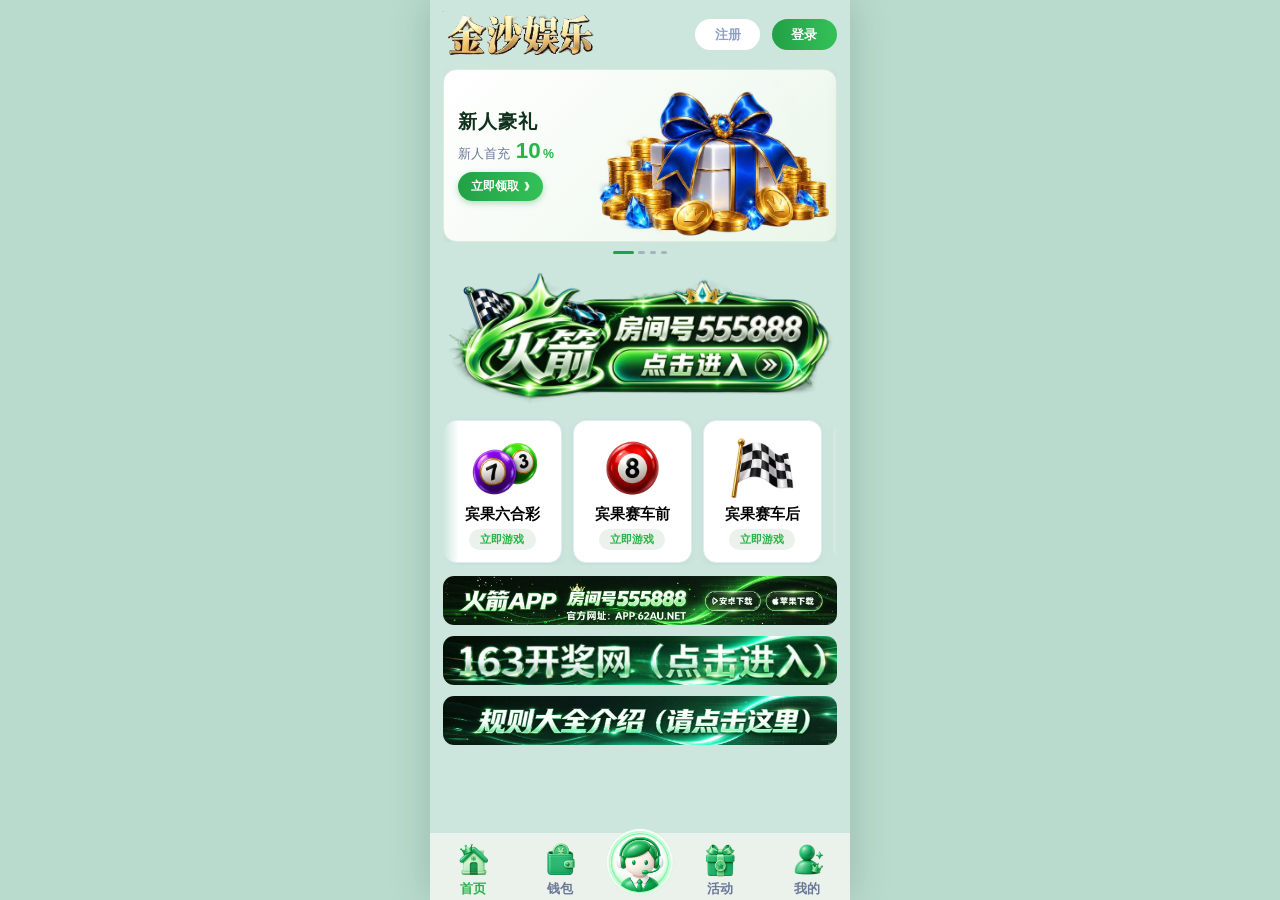
<file: index.html>
<!DOCTYPE html>
<html lang="zh-CN">
<head>
<meta charset="UTF-8">
<title>金沙娱乐—实力品牌，信誉保证</title>
<meta name="description" content="娱乐城">
<meta name="viewport" content="width=device-width,initial-scale=1,maximum-scale=1,user-scalable=no,viewport-fit=cover">
<meta name="theme-color" content="#CCE6DD">
<link rel="icon" type="image/png" href="assets/img/favicon.png">
<link rel="stylesheet" href="assets/css/base.css">
<link rel="stylesheet" href="assets/css/home.css">
<link rel="stylesheet" href="assets/css/blocks.css">
</head>
<body>

<div class="app">
  <main class="home">

    <!-- 顶部：logo + 注册/登录 -->
    <header class="home__header">
      <a href="index.html" aria-label="首页">
        <img class="home__logo" src="assets/img/logo.png" alt="">
      </a>
      <div class="home__actions">
        <a class="pill pill--ghost" href="https://t3.62au.net/">注册</a>
        <a class="pill pill--primary" href="https://t3.62au.net/">登录</a>
      </div>
    </header>

    <!-- 优惠活动：一次一张，3 秒自动切下一张（替换原 Banner） -->
    <section class="offers" aria-label="优惠活动">
      <div class="offers__track">
        <a class="offer" href="https://t3.62au.net/">
          <div class="offer__copy">
            <h3 class="offer__title">新人豪礼</h3>
            <p class="offer__detail">新人首充 <b>10</b><small>%</small></p>
            <span class="offer__btn">立即领取 <i>❯</i></span>
          </div>
          <img class="offer__art" src="assets/img/wz/reward-welcome.webp" alt="" width="640" height="427" decoding="async">
        </a>

        <a class="offer" href="https://t3.62au.net/">
          <div class="offer__copy">
            <h3 class="offer__title">代理重磅</h3>
            <p class="offer__detail"> <b>佣金10%-50%<br>扶持负盈利</b><small>%</small></p>
            <span class="offer__btn">立即领取 <i>❯</i></span>
          </div>
          <img class="offer__art" src="assets/img/wz/reward-cashback.webp" alt="" width="640" height="427" decoding="async">
        </a>

        <a class="offer" href="https://t3.62au.net/">
          <div class="offer__copy">
            <h3 class="offer__title">充值优惠</h3>
            <p class="offer__detail">最高赠送 <b>8888</b><small>元</small></p>
            <span class="offer__btn">立即领取 <i>❯</i></span>
          </div>
          <img class="offer__art" src="assets/img/wz/reward-recharge.webp" alt="" width="640" height="427" decoding="async">
        </a>

        <a class="offer" href="https://t3.62au.net/">
          <div class="offer__copy">
            <h3 class="offer__title">多重活动</h3>
            <p class="offer__detail">精彩不断 惊喜不停</p>
            <span class="offer__btn">查看详情 <i>❯</i></span>
          </div>
          <img class="offer__art" src="assets/img/wz/reward-events.webp" alt="" width="640" height="427" decoding="async">
        </a>
      </div>

      <div class="offers__dots" role="tablist" aria-label="优惠活动切换">
        <i class="offers__dot is-active" role="tab" aria-selected="true"></i>
        <i class="offers__dot" role="tab" aria-selected="false"></i>
        <i class="offers__dot" role="tab" aria-selected="false"></i>
        <i class="offers__dot" role="tab" aria-selected="false"></i>
      </div>
    </section>

    <!-- 入场横幅：显示在滚动广告（现为优惠活动）下方 -->
    <a class="entry-banner" href="https://app.62au.net/" aria-label="点击进入">
      <img src="assets/img/wz/entry-banner.webp" alt="点击进入 房间号 888887" width="896" height="322" decoding="async">
    </a>

    <!-- 8 个分类：自动横向循环缓慢滚动，不手动翻页 -->
    <section class="marquee cats" aria-label="游戏分类">
      <div class="marquee__track" data-speed="26">
        <a class="cat" href="https://t3.62au.net/">
          <img class="cat__icon" src="assets/img/wz/cat-lottery.webp" alt="" width="192" height="192" decoding="async">
          <span class="cat__name">宾果六合彩</span>
          <span class="cat__play">立即游戏</span>
        </a>
        <a class="cat" href="https://t3.62au.net/">
          <img class="cat__icon" src="assets/img/wz/cat-fast.webp" alt="" width="192" height="192" decoding="async">
          <span class="cat__name">宾果赛车前</span>
          <span class="cat__play">立即游戏</span>
        </a>
        <a class="cat" href="https://t3.62au.net/">
          <img class="cat__icon" src="assets/img/wz/cat-racing.webp" alt="" width="192" height="192" decoding="async">
          <span class="cat__name">宾果赛车后</span>
          <span class="cat__play">立即游戏</span>
        </a>
        <a class="cat" href="https://t3.62au.net/">
          <img class="cat__icon" src="assets/img/wz/cat-cards.webp" alt="" width="192" height="192" decoding="async">
          <span class="cat__name">宾果时时彩一</span>
          <span class="cat__play">立即游戏</span>
        </a>
        <a class="cat" href="https://t3.62au.net/">
          <img class="cat__icon" src="assets/img/wz/cat-slots.webp" alt="" width="192" height="192" decoding="async">
          <span class="cat__name">宾果时时彩二</span>
          <span class="cat__play">立即游戏</span>
        </a>
        <a class="cat" href="https://t3.62au.net/">
          <img class="cat__icon" src="assets/img/wz/cat-fishing.webp" alt="" width="192" height="192" decoding="async">
          <span class="cat__name">宾果时时彩三</span>
          <span class="cat__play">立即游戏</span>
        </a>
        <a class="cat" href="https://t3.62au.net/">
          <img class="cat__icon" src="assets/img/wz/cat-canada.webp" alt="" width="192" height="192" decoding="async">
          <span class="cat__name">宾果时时彩四</span>
          <span class="cat__play">立即游戏</span>
        </a>

      </div>
    </section>

    <!-- 中段横幅 -->
    <a class="mid-banner" href="https://app.62au.net/" aria-label="活动详情">
      <img src="assets/img/wz/banner-mid.webp" alt="多重好礼 天天有" width="1200" height="150" decoding="async">
    </a>
  <a class="mid-banner" href="https://www.163go.vip/" aria-label="活动详情">
      <img src="assets/img/wz/banner-mid2.webp" alt="多重好礼 天天有" width="1200" height="150" decoding="async">
    </a>
      <a class="mid-banner" href="bingo.html" aria-label="活动详情">
      <img src="assets/img/wz/banner-mid1.webp" alt="多重好礼 天天有" width="1200" height="150" decoding="async">
    </a>
  </main>

  <!-- 底部 Tabbar -->
  <nav class="tabbar" aria-label="底部导航">
    <a class="tabbar__item is-active" href="index.html" aria-current="page">
      <img class="tabbar__icon" src="assets/img/tab-home.png" alt="">
      <span class="tabbar__label">首页</span>
    </a>
    <a class="tabbar__item" href="https://t3.62au.net">
      <img class="tabbar__icon" src="assets/img/tab-wallet.png" alt="">
      <span class="tabbar__label">钱包</span>
    </a>
    <a class="tabbar__item tabbar__item--bulge" href="https://td1888.xyz/bg699/">
      <img class="tabbar__bulge" src="assets/img/tab-service.png" alt="客服">
    </a>
    <a class="tabbar__item" href="#" data-drawer-open="offers">
      <img class="tabbar__icon" src="assets/img/tab-activity.png" alt="">
      <span class="tabbar__label">活动</span>
    </a>
    <a class="tabbar__item" href="https://t3.62au.net">
      <img class="tabbar__icon" src="assets/img/tab-mine.png" alt="">
      <span class="tabbar__label">我的</span>
    </a>
  </nav>

  <!-- 活动抽屉：点底部「活动」从屏幕下方推上来，里面是优惠活动的竖排列表 -->
  <div class="drawer" id="offersDrawer" hidden>
    <div class="drawer__backdrop" data-drawer-close></div>
    <section class="drawer__sheet" role="dialog" aria-modal="true" aria-labelledby="offersDrawerTitle">
      <span class="drawer__grabber" aria-hidden="true"></span>
      <header class="drawer__head">
        <h2 class="drawer__title" id="offersDrawerTitle">优惠活动</h2>
        <button class="drawer__close" type="button" data-drawer-close aria-label="关闭">×</button>
      </header>
      <!-- 卡片由 main.js 从首页轮播处拷贝过来，改内容只改上面那一份 -->
      <div class="drawer__body">
        <div class="offers offers--stack" data-drawer-list></div>
      </div>
    </section>
  </div>
</div>

<script src="assets/js/main.js" defer></script>
</body>
</html>
</file>
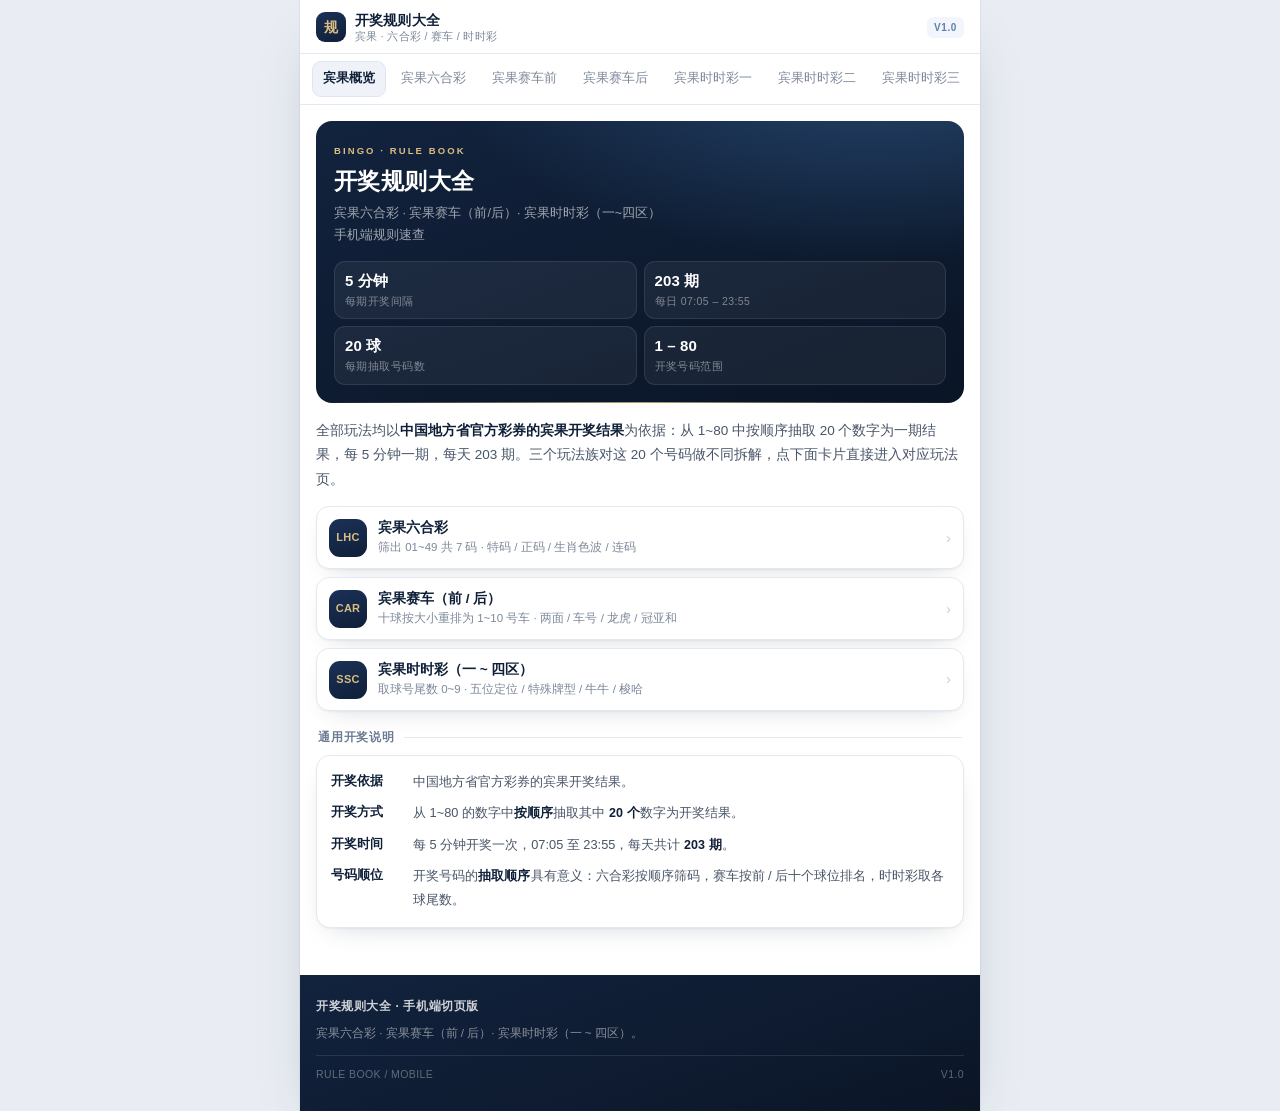
<file: bingo.html>
<!DOCTYPE html>
<html lang="zh-CN">
<head>
<meta charset="utf-8">
<meta name="viewport" content="width=device-width, initial-scale=1, viewport-fit=cover">
<meta name="theme-color" content="#0f1f38">
<meta name="format-detection" content="telephone=no">
<title>开奖规则大全 · 宾果系列玩法规则</title>
<style>
*,*::before,*::after{box-sizing:border-box;-webkit-tap-highlight-color:transparent}
:root{
  --navy:#0f1f38;--navy-2:#182c4c;--gold:#b08a3e;--gold-l:#d9bd83;
  --ink:#0d1726;--ink2:#485568;--ink3:#7c8899;
  --bg:#e9edf3;--surface:#fff;--tint:#f6f8fb;--line:#e4e9f1;--line2:#eff3f8;
  --shadow:0 1px 2px rgba(15,31,56,.05),0 10px 26px -14px rgba(15,31,56,.22);
  --ff:-apple-system,BlinkMacSystemFont,"SF Pro Text","PingFang SC","Hiragino Sans GB","Microsoft YaHei","Source Han Sans SC",sans-serif;
}
html{-webkit-text-size-adjust:100%;scroll-behavior:smooth;scroll-padding-top:70px}
body{margin:0;background:var(--bg);color:var(--ink);font-family:var(--ff);font-size:15px;line-height:1.75;-webkit-font-smoothing:antialiased}
.shell{max-width:680px;margin:0 auto;background:var(--surface);min-height:100dvh;
  box-shadow:0 0 0 1px rgba(15,31,56,.05),0 24px 60px -30px rgba(15,31,56,.35)}

/* ---------- appbar ---------- */
.appbar{display:flex;align-items:center;gap:10px;padding:11px 16px 9px;background:#fff;border-bottom:1px solid var(--line)}
.brand{display:flex;align-items:center;gap:9px;min-width:0}
.mark{flex:0 0 auto;display:grid;place-items:center;width:30px;height:30px;border-radius:9px;
  background:linear-gradient(160deg,#1b3157,#0f1f38);color:var(--gold-l);font-size:14px;font-weight:700}
.brand b{display:block;font-size:14px;font-weight:700;color:var(--navy);letter-spacing:.01em;line-height:1.3}
.brand em{display:block;font-style:normal;font-size:10.5px;color:var(--ink3);letter-spacing:.03em;line-height:1.4}
.ver{margin-left:auto;flex:0 0 auto;padding:2px 7px;border-radius:6px;background:#f2f6fc;color:#5f80ab;
  font-size:10px;font-weight:700;letter-spacing:.06em}

/* ---------- topbar / tabs ---------- */
.topbar{position:sticky;top:0;z-index:30;background:rgba(255,255,255,.95);
  backdrop-filter:saturate(180%) blur(14px);-webkit-backdrop-filter:saturate(180%) blur(14px);border-bottom:1px solid var(--line)}
.tabs-row{display:flex;align-items:center;padding:7px 12px}
.tabs{display:flex;gap:4px;flex:1;overflow-x:auto;scrollbar-width:none;-ms-overflow-style:none;
  scroll-snap-type:x proximity;scroll-padding:0 12px}
.tabs::-webkit-scrollbar{display:none}
.tab{flex:0 0 auto;scroll-snap-align:center;padding:6px 10px;border-radius:9px;font:inherit;font-size:12.5px;font-weight:500;
  color:var(--ink3);background:transparent;border:1px solid transparent;white-space:nowrap;cursor:pointer;transition:.18s}
.tab.is-active{color:var(--navy);font-weight:700;background:#eff3f9;border-color:#dde5f0}


/* ---------- pages ---------- */
.page{display:none;padding:16px 16px 26px}
.page.is-on{display:block;animation:pagein .26s ease both}
@keyframes pagein{from{opacity:0;transform:translateY(6px)}to{opacity:1;transform:none}}
.phead{margin:0 0 14px}
.skicker{font-size:9.5px;font-weight:700;letter-spacing:.2em;color:var(--gold);text-transform:uppercase}
.phead h2{position:relative;margin:5px 0 8px;padding-left:12px;font-size:20px;font-weight:700;
  color:var(--navy);letter-spacing:.01em;line-height:1.35}
.phead h2::before{content:"";position:absolute;left:0;top:.32em;width:3px;height:.8em;border-radius:2px;
  background:linear-gradient(180deg,var(--gold),var(--gold-l))}
.lead{margin:0;font-size:13.5px;line-height:1.85;color:var(--ink2)}
.lead b{color:var(--navy);font-weight:600}

/* ---------- hero（首页封面） ---------- */
.hero{position:relative;margin:0 0 16px;padding:22px 18px 18px;border-radius:16px;color:#fff;overflow:hidden;
  background:radial-gradient(120% 130% at 88% -25%,#26476f 0%,rgba(38,71,111,0) 58%),linear-gradient(160deg,#12233e 0%,#0d1a2e 62%,#0a1526 100%)}
.hero::after{content:"";position:absolute;left:0;right:0;bottom:0;height:1px;
  background:linear-gradient(90deg,transparent,rgba(217,189,131,.8),transparent)}
.hero .eb{font-size:9.5px;font-weight:600;letter-spacing:.22em;color:var(--gold-l);text-transform:uppercase}
.hero h1{margin:8px 0 6px;font-size:23px;line-height:1.3;font-weight:700;letter-spacing:.02em}
.hero p{margin:0;font-size:12.5px;color:rgba(255,255,255,.6);line-height:1.7}
.stats{display:grid;grid-template-columns:repeat(2,1fr);gap:7px;margin-top:15px}
.stat{padding:8px 10px;border-radius:11px;background:rgba(255,255,255,.055);border:1px solid rgba(255,255,255,.09)}
.stat b{display:block;font-size:15px;font-weight:600;letter-spacing:.01em;line-height:1.4}
.stat span{display:block;margin-top:1px;font-size:10.5px;color:rgba(255,255,255,.45);letter-spacing:.04em}

/* ---------- matrix ---------- */
.matrix{display:grid;gap:8px;margin:0 0 16px}
.mcard{display:flex;align-items:center;gap:11px;padding:11px 12px;background:#fff;border:1px solid var(--line);
  border-radius:13px;text-align:left;font:inherit;color:inherit;box-shadow:var(--shadow);cursor:pointer;transition:.18s}
.mcard:active{transform:scale(.994);border-color:#d3deeb}
.mcard .ic{flex:0 0 auto;display:grid;place-items:center;width:38px;height:38px;border-radius:11px;
  background:linear-gradient(160deg,#1b3157,#0f1f38);color:var(--gold-l);font-size:11px;font-weight:700;letter-spacing:.02em}
.mcard h4{margin:0;font-size:13.6px;font-weight:700;color:var(--navy);line-height:1.4}
.mcard p{margin:2px 0 0;font-size:11.5px;line-height:1.55;color:var(--ink3)}
.mcard .go{margin-left:auto;padding-left:4px;color:#c7d0de;font-size:15px}

/* ---------- group / rules ---------- */
.gblock{margin-bottom:15px;scroll-margin-top:78px}
.gtitle{display:flex;align-items:center;gap:9px;margin:0 2px 8px;font-size:11.5px;font-weight:700;
  letter-spacing:.07em;color:#6c7a91}
.gtitle em{font-style:normal;font-weight:500;letter-spacing:0;color:#a3aec0}
.gtitle::after{content:"";flex:1;height:1px;background:var(--line)}
.gblock[hidden]{display:none}
.gcard{background:#fff;border:1px solid var(--line);border-radius:14px;padding:2px 14px 4px;box-shadow:var(--shadow)}
.rule{padding:12px 0;border-top:1px solid var(--line2)}
.rule:first-child{border-top:0}
.rule[hidden]{display:none}
.rule h4{display:flex;flex-wrap:wrap;align-items:center;gap:7px;margin:0 0 5px;font-size:13.8px;
  font-weight:700;color:var(--navy);line-height:1.5}
.rn{flex:0 0 auto;display:grid;place-items:center;min-width:20px;height:20px;padding:0 5px;border-radius:6px;
  background:#f1f5fb;color:#50709c;font-size:10.5px;font-weight:700;font-variant-numeric:tabular-nums}
.tag{flex:0 0 auto;padding:2px 6px;border-radius:6px;font-size:10.5px;font-weight:600;line-height:1.6;
  letter-spacing:.02em;background:#eef2f8;color:#4a6a97;white-space:nowrap}
.tag--gold{background:#f9f2e3;color:#8a6a24}
.tag--warn{background:#fdf3e8;color:#9a5a12}
.tag--ok{background:#e9f5ef;color:#12694b}

/* ---------- prose ---------- */
.rb p{margin:0 0 7px;font-size:13.4px;line-height:1.85;color:var(--ink2)}
.rb p:last-child{margin-bottom:0}
.rb b,.rb strong{color:var(--ink);font-weight:600}
.dim-tip{margin:0;color:var(--ink3);font-size:12px;line-height:1.7}
.defs{list-style:none;margin:0;padding:0;display:grid;gap:8px}
.defs li{display:grid;grid-template-columns:72px 1fr;gap:10px;font-size:12.8px;line-height:1.8;color:var(--ink2)}
.defs li b{font-size:12.5px;font-weight:700;color:var(--navy);letter-spacing:.01em}
.defs li span{min-width:0}

/* ---------- note / example ---------- */
.note{margin:8px 0 0;padding:9px 11px;border-radius:10px;background:#faf6ec;border:1px solid #f0e4c9;
  font-size:12.2px;line-height:1.78;color:#7a6329}
.note b{color:#5f4a15;font-weight:700}
.ex{margin:9px 0 0;padding:10px;border-radius:11px;background:var(--tint);border:1px dashed #d7e0ec}
.ex .lbl{font-size:10.5px;font-weight:700;letter-spacing:.06em;color:#8e9bad}
.balls{display:flex;flex-wrap:wrap;gap:4px;margin-top:6px}
.ball{display:inline-flex;align-items:center;justify-content:center;min-width:26px;height:25px;padding:0 5px;
  border-radius:8px;background:#fff;border:1px solid var(--line);font-size:12px;font-weight:600;
  color:var(--navy);font-variant-numeric:tabular-nums;line-height:1}
.ball.dim{color:#b8c3d2;background:#f3f5f9;border-color:#e9edf4;text-decoration:line-through}
.ball.mute{color:#a4b0c1;background:#f7f9fc;border-color:#e9edf4}
.ball.on{background:linear-gradient(160deg,#1b3157,#0f1f38);border-color:#16294a;color:#fff}
.ball.r{background:#fdf1f1;border-color:#f2d5d5;color:#b03c3c}
.ball.b{background:#eef3fd;border-color:#d4e0f6;color:#2f5aa8}
.ball.g{background:#edf7f1;border-color:#cfe9da;color:#1f7a52}
.ball .zn{margin-left:2px;font-size:9.5px;font-weight:600;color:#93a0b3}
.ball.on .zn{color:rgba(255,255,255,.7)}
.arw{display:flex;align-items:center;gap:6px;margin:8px 0 0;font-size:11.5px;line-height:1.6;color:#7f8da1}
.arw::before{content:"";flex:0 0 auto;width:14px;height:1px;background:#c6d1e0}

/* ---------- tables ---------- */
.tw{margin:8px 0 0;border:1px solid var(--line);border-radius:11px;overflow:hidden;background:#fff}
table{width:100%;border-collapse:collapse;font-size:12.5px}
th{padding:7px 9px;background:var(--tint);border-bottom:1px solid var(--line);color:#5b6b82;
  font-size:11px;font-weight:600;letter-spacing:.05em;text-align:left}
td{padding:7px 9px;border-bottom:1px solid var(--line2);color:var(--ink2);vertical-align:middle}
tr:last-child td{border-bottom:none}
td.c,th.c{text-align:center}
.zt{display:grid;grid-template-columns:34px 1fr;gap:8px;align-items:center;padding:6px 9px;border-bottom:1px solid var(--line2)}
.zt:last-child{border-bottom:none}
.zt .zn2{font-size:12.5px;font-weight:700;color:var(--navy);text-align:center;padding:2px 0;border-radius:6px;background:#f2f6fc}

/* ---------- 制号卡片 ---------- */

/* ---------- jump chips ---------- */
.jump{display:flex;gap:6px;flex-wrap:wrap;margin:0 0 14px}
.jump[hidden]{display:none}
.jump button{padding:5px 10px;border-radius:999px;border:1px solid var(--line);background:#fff;
  font:inherit;font-size:11.5px;font-weight:600;color:#5f708a;cursor:pointer;transition:.18s}
.jump button:active{background:#f1f5fb;border-color:#cfdbea}

/* ---------- misc ---------- */
.empty{display:none;margin:0;padding:14px;border:1px dashed var(--line);border-radius:11px;text-align:center;
  font-size:12.5px;color:var(--ink3);background:var(--tint)}
footer{margin-top:6px;padding:20px 16px calc(26px + env(safe-area-inset-bottom));
  background:linear-gradient(160deg,#12233e,#0b1526);color:rgba(255,255,255,.5);font-size:11.5px;line-height:1.85}
footer b{display:block;margin-bottom:6px;font-size:12px;font-weight:600;letter-spacing:.05em;color:rgba(255,255,255,.8)}
footer .row{display:flex;justify-content:space-between;gap:10px;margin-top:11px;padding-top:9px;
  border-top:1px solid rgba(255,255,255,.1);color:rgba(255,255,255,.34);font-size:10.5px;letter-spacing:.04em}
.totop{position:fixed;right:16px;bottom:calc(18px + env(safe-area-inset-bottom));width:44px;height:44px;
  display:grid;place-items:center;border-radius:50%;border:1px solid rgba(15,31,56,.1);
  background:rgba(255,255,255,.94);backdrop-filter:blur(8px);color:var(--navy);font-size:15px;
  box-shadow:0 8px 22px -8px rgba(15,31,56,.45);opacity:0;pointer-events:none;
  transform:translateY(8px);transition:.22s;cursor:pointer;z-index:40}
.totop.on{opacity:1;pointer-events:auto;transform:none}

@media (max-width:360px){
  .hero h1{font-size:21px}
  .defs li{grid-template-columns:64px 1fr;gap:8px}
  .rule h4{font-size:13.3px}
  .page{padding:14px 13px 22px}
}
@media (prefers-reduced-motion:reduce){
  *{transition:none!important;animation:none!important}
  html{scroll-behavior:auto}
}
@media print{
  body{background:#fff}
  .topbar,.totop,.appbar,.jump{display:none!important}
  .page{display:block!important;page-break-after:always}
  .shell{box-shadow:none;max-width:none}
  .gcard,.rule,.tw{break-inside:avoid}
}
</style>
</head>
<body>
<div class="shell">

  <div class="appbar">
    <div class="brand">
      <span class="mark">规</span>
      <div>
        <b>开奖规则大全</b>
        <em>宾果 · 六合彩 / 赛车 / 时时彩</em>
      </div>
    </div>
    <span class="ver">V1.0</span>
  </div>

  <div class="topbar">
    <div class="tabs-row">
      <nav class="tabs" id="tabs" aria-label="玩法导航">
        <button class="tab is-active" data-page="overview">宾果概览</button>
        <button class="tab" data-page="liuhe">宾果六合彩</button>
        <button class="tab" data-page="race-front">宾果赛车前</button>
        <button class="tab" data-page="race-back">宾果赛车后</button>
        <button class="tab" data-page="ssc-1">宾果时时彩一</button>
        <button class="tab" data-page="ssc-2">宾果时时彩二</button>
        <button class="tab" data-page="ssc-3">宾果时时彩三</button>
        <button class="tab" data-page="ssc-4">宾果时时彩四</button>
      </nav>
    </div>
  </div>

  <main>

    <!-- ==================== 概览 ==================== -->
    <section class="page is-on" id="overview">
      <div class="hero">
        <div class="eb">Bingo · Rule Book</div>
        <h1>开奖规则大全</h1>
        <p>宾果六合彩 · 宾果赛车（前/后）· 宾果时时彩（一~四区）<br>手机端规则速查</p>
        <div class="stats">
          <div class="stat"><b>5 分钟</b><span>每期开奖间隔</span></div>
          <div class="stat"><b>203 期</b><span>每日 07:05 – 23:55</span></div>
          <div class="stat"><b>20 球</b><span>每期抽取号码数</span></div>
          <div class="stat"><b>1 – 80</b><span>开奖号码范围</span></div>
        </div>
      </div>

      <p class="lead" style="margin-bottom:13px">全部玩法均以<b>中国地方省官方彩券的宾果开奖结果</b>为依据：从 1~80 中按顺序抽取 20 个数字为一期结果，每 5 分钟一期，每天 203 期。三个玩法族对这 20 个号码做不同拆解，点下面卡片直接进入对应玩法页。</p>

      <div class="matrix">
        <button class="mcard" data-page="liuhe">
          <div class="ic">LHC</div>
          <div>
            <h4>宾果六合彩</h4>
            <p>筛出 01~49 共 7 码 · 特码 / 正码 / 生肖色波 / 连码</p>
          </div>
          <div class="go">›</div>
        </button>
        <button class="mcard" data-page="race-front">
          <div class="ic">CAR</div>
          <div>
            <h4>宾果赛车（前 / 后）</h4>
            <p>十球按大小重排为 1~10 号车 · 两面 / 车号 / 龙虎 / 冠亚和</p>
          </div>
          <div class="go">›</div>
        </button>
        <button class="mcard" data-page="ssc-1">
          <div class="ic">SSC</div>
          <div>
            <h4>宾果时时彩（一 ~ 四区）</h4>
            <p>取球号尾数 0~9 · 五位定位 / 特殊牌型 / 牛牛 / 梭哈</p>
          </div>
          <div class="go">›</div>
        </button>
      </div>

      <div class="gblock">
        <div class="gtitle">通用开奖说明</div>
        <div class="gcard">
          <div class="rule">
            <ul class="defs">
              <li><b>开奖依据</b><span>中国地方省官方彩券的宾果开奖结果。</span></li>
              <li><b>开奖方式</b><span>从 1~80 的数字中<b>按顺序</b>抽取其中 <b>20 个</b>数字为开奖结果。</span></li>
              <li><b>开奖时间</b><span>每 5 分钟开奖一次，07:05 至 23:55，每天共计 <b>203 期</b>。</span></li>
              <li><b>号码顺位</b><span>开奖号码的<b>抽取顺序</b>具有意义：六合彩按顺序筛码，赛车按前 / 后十个球位排名，时时彩取各球尾数。</span></li>
            </ul>
          </div>
        </div>
      </div>
    </section>

    <!-- ==================== 六合彩 ==================== -->
    <section class="page" id="liuhe">
      <div class="phead">
        <div class="skicker">02 / Bingo LHC</div>
        <h2>宾果六合彩</h2>
        <p class="lead">以官方宾果 20 球为依据，按顺序筛出 01~49 范围内的号码，<b>取满 7 个</b>即为有效开奖号码，第 7 个号码为特码。</p>
      </div>
      <div class="jump" id="jump-liuhe" hidden></div>

      <div class="gblock">
        <div class="gtitle">开奖号码生成</div>
        <div class="gcard">
          <div class="rule">
            <h4><span class="rn">◆</span>制号规则</h4>
            <div class="rb">
              <p>从每期按顺序开出的 20 个号码中，选择符合六合彩号码范围（<b>01~49</b>）的号码作为开奖号码；不符合的跳开不采用。</p>
              <p>符合要求的号码<b>达到 7 个</b>时，本次开奖成功，7 个之后的号码不采用；如果符合要求的号码<b>达不到 7 个</b>，本次开奖失败，本期所有注单取消。</p>
              <div class="ex">
                <div class="lbl">宾果官方 · 第 114059473 期</div>
                <div class="balls">
                  <span class="ball dim">56</span><span class="ball">09</span><span class="ball">05</span><span class="ball">32</span><span class="ball">07</span><span class="ball dim">79</span><span class="ball">47</span><span class="ball dim">74</span><span class="ball">12</span><span class="ball dim">69</span><span class="ball">18</span><span class="ball mute">02</span><span class="ball mute">10</span><span class="ball dim">52</span><span class="ball dim">50</span><span class="ball mute">29</span><span class="ball mute">23</span><span class="ball mute">13</span><span class="ball mute">11</span><span class="ball dim">70</span>
                </div>
                <div class="arw">划掉的是超出 01~49 的号码；灰色为第 7 码之后不再采用</div>
                <div class="lbl" style="margin-top:9px">宾果六合彩 · 第 115017397 期</div>
                <div class="balls">
                  <span class="ball">09<span class="zn">狗</span></span><span class="ball">05<span class="zn">虎</span></span><span class="ball">32<span class="zn">猪</span></span><span class="ball">07<span class="zn">鼠</span></span><span class="ball">47<span class="zn">猴</span></span><span class="ball">12<span class="zn">羊</span></span><span class="ball">18<span class="zn">牛</span></span>
                </div>
              </div>
              <div class="note"><b>投注通则：</b>以下所有投注皆含本金；每期开奖球数共 <b>七粒</b>（包括特码）。</div>
            </div>
          </div>
        </div>
      </div>

      <div class="gblock">
        <div class="gtitle">特码玩法 <em>共 12 项</em></div>
        <div class="gcard">
          <div class="rule">
            <h4><span class="rn">1</span>特码单码<span class="tag">实时赔率</span></h4>
            <div class="rb"><p>当期开出的<b>最后一码</b>为特码。特码页面内投注任意一个号码，并以<b>实时赔率</b>作为派奖依据，买中即获奖。</p></div>
          </div>
          <div class="rule">
            <h4><span class="rn">2</span>特码单双<span class="tag tag--gold">49 视和</span></h4>
            <div class="rb">
              <p>特码为双数叫<strong>特双</strong>，如 08、16；为单数叫<strong>特单</strong>，如 21、35。</p>
              <p class="dim-tip">特码开 49 号，则视为和。</p>
            </div>
          </div>
          <div class="rule">
            <h4><span class="rn">3</span>特码大小<span class="tag tag--gold">49 视和</span></h4>
            <div class="rb">
              <p>特码范围 <b>1~24</b> 为特码小，<b>25~48</b> 为特码大。</p>
              <p class="dim-tip">特码开 49 号，则视为和。</p>
            </div>
          </div>
          <div class="rule">
            <h4><span class="rn">4</span>特码合数单双<span class="tag tag--gold">49 视和</span></h4>
            <div class="rb">
              <p>以特码<b>个位和十位数字之和</b>判断：01、12、32 为<strong>合单</strong>；02、11、33 为<strong>合双</strong>。</p>
              <p class="dim-tip">特码开 49 号，则视为和。</p>
            </div>
          </div>
          <div class="rule">
            <h4><span class="rn">5</span>特码合数大小<span class="tag tag--gold">49 视和</span></h4>
            <div class="rb">
              <p>以特码个位与十位之和决定大小：合数<b>大于或等于 7 为大</b>，<b>小于或等于 6 为小</b>。</p>
              <p class="dim-tip">特码开 49 号，则视为和。</p>
            </div>
          </div>
          <div class="rule">
            <h4><span class="rn">6</span>特码尾数大小<span class="tag tag--gold">49 视和</span></h4>
            <div class="rb">
              <p><b>0 尾 ~ 4 尾为小</b>，<b>5 尾 ~ 9 尾为大</b>。如 01、32、44 为特尾小；如 05、18、19 为特尾大。</p>
              <p class="dim-tip">特码开 49 号，则视为和。</p>
            </div>
          </div>
          <div class="rule">
            <h4><span class="rn">7</span>特码合尾大小<span class="tag tag--gold">25 视和</span></h4>
            <div class="rb">
              <p>以特码个位和十位数字之和判断：尾数<b>大于或等于 5 为合尾大</b>，如 14、24、42；<b>小于或等于 4 为合尾小</b>，如 19、37、49。</p>
              <p class="dim-tip">特码开 25 号，则视为和。</p>
            </div>
          </div>
          <div class="rule">
            <h4><span class="rn">8</span>特码家禽野兽<span class="tag tag--gold">49 视和</span></h4>
            <div class="rb">
              <p>特码属于十二生肖中的<b>牛、马、羊、鸡、狗、猪</b>号码为<strong>家禽</strong>；属于<b>鼠、虎、龙、蛇、兔、猴</b>号码为<strong>野兽</strong>。</p>
            </div>
          </div>
          <div class="rule">
            <h4><span class="rn">9</span>特码天肖地肖<span class="tag tag--gold">49 视和</span></h4>
            <div class="rb">
              <p>生肖为<b>牛、兔、龙、马、猪、猴</b>者为<strong>天肖</strong>；生肖为<b>鼠、虎、蛇、羊、鸡、狗</b>者为<strong>地肖</strong>。</p>
            </div>
          </div>
          <div class="rule">
            <h4><span class="rn">10</span>特码大肖小肖<span class="tag tag--gold">49 视和</span></h4>
            <div class="rb">
              <p>生肖为<b>鼠、牛、虎、兔、龙、蛇</b>者为<strong>小肖</strong>；生肖为<b>马、羊、猴、鸡、狗、猪</b>者为<strong>大肖</strong>。</p>
            </div>
          </div>
          <div class="rule">
            <h4><span class="rn">11</span>特码半特<span class="tag tag--gold">组合投注</span></h4>
            <div class="rb">
              <p>以<b>特码大小</b>与<b>特别号单双</b>游戏为一个投注组合；当期特码开出符合投注组合，即视为中奖，其余情形视为不中奖。</p>
              <p class="dim-tip">特码开 49 号，则视为和。</p>
            </div>
          </div>
          <div class="rule">
            <h4><span class="rn">12</span>特码大中小<span class="tag tag--gold">49 视和</span></h4>
            <div class="rb">
              <p>特码落在 <b>1~16 为小</b>；<b>17~32 为中</b>；<b>33~48 为大</b>。</p>
            </div>
          </div>
        </div>
      </div>

      <div class="gblock">
        <div class="gtitle">生肖玩法 <em>共 2 项</em></div>
        <div class="gcard">
          <div class="rule">
            <h4><span class="rn">4</span>六肖<span class="tag tag--gold">49 和局</span></h4>
            <div class="rb">
              <p>挑选六个生肖（排列如同生肖）为一个组合，并选择开奖号码的特码是否在此组合内（<b>49 号除外</b>）：</p>
              <ul class="defs" style="margin-top:8px">
                <li><b>选「中」</b><span>特码在此组合内，即视为中奖。</span></li>
                <li><b>选「不中」</b><span>特码不在此组合内，即视为中奖。</span></li>
              </ul>
              <p class="dim-tip" style="margin-top:8px">当期特码开出 49 号，则所有组合皆视为和局。</p>
            </div>
          </div>
          <div class="rule">
            <h4><span class="rn">5</span>合肖<span class="tag tag--gold">49 和局</span></h4>
            <div class="rb">
              <p>依合肖类别挑选 <b>2 到 5 个生肖</b>（排列如同生肖）为一个组合，并选择开奖号码的特码是否在此组合内：</p>
              <ul class="defs" style="margin-top:8px">
                <li><b>选「中」</b><span>特码在此组合内，即视为中奖。</span></li>
                <li><b>选「不中」</b><span>特码不在此组合内，即视为中奖；其余情形视为不中奖。</span></li>
              </ul>
              <p class="dim-tip" style="margin-top:8px">特码开 49 号，则视为和。</p>
            </div>
          </div>
        </div>
      </div>

      <div class="gblock">
        <div class="gtitle">正码玩法 <em>共 4 项</em></div>
        <div class="gcard">
          <div class="rule">
            <h4><span class="rn">6</span>正码<span class="tag tag--ok">无和局</span></h4>
            <div class="rb">
              <p><b>(1) 正码：</b>当期开出的<b>前 6 个号码</b>叫正码，下注号码如在六个正码号码里为中奖。</p>
              <p><b>(2) 总分双：</b>分数总和是双数叫<strong>总分双</strong>，如总和 108、162。符合投注组合即中奖，其余视为不中奖（此玩法无和局情况）。</p>
              <p><b>(3) 正特总和大小（在「正码」页面投注）：</b>七个开奖号码的分数总和<b>大于或等于 175 为总分大</b>，<b>小于或等于 174 为总分小</b>。</p>
              <div class="ex">
                <div class="lbl">示例：开奖号码</div>
                <div class="balls"><span class="ball">02</span><span class="ball">08</span><span class="ball">17</span><span class="ball">28</span><span class="ball">39</span><span class="ball">46</span><span class="ball">25</span></div>
                <div class="arw">总和 165 ≤ 174 → 判为「总分小」</div>
              </div>
            </div>
          </div>
          <div class="rule">
            <h4><span class="rn">7</span>正码特<span class="tag">顺序对应</span></h4>
            <div class="rb">
              <p>指正 1 特 …… 正 6 特。下注的正码特与现场滚球开出之正码其<b>开奖顺序及开奖号码相同</b>，视为中奖。</p>
              <p>例如现场滚球第一个正码开奖为 18 号，下注「正 1 码特」为 18 则视为中奖，其他情况视为不中。</p>
            </div>
          </div>
          <div class="rule">
            <h4><span class="rn">8</span>正码 1–6<span class="tag tag--gold">49 视和</span></h4>
            <div class="rb">
              <p>当期开出的前 6 个号码叫正码。第一时间出来的叫正码 1，依次为正码 2、正码 3 …… 正码 6（<b>并不以号码大小排序</b>）。</p>
              <p>正码 1~6 的大小、单双、合码规则，与特别号码的大小单双合码规则相同。如正码 1 为 29，则正码 1 为大、为单；正码 2 为 8，则正码 2 为小、为双。</p>
              <p class="dim-tip">6 个正码中如有号码为 49，则该项为和。</p>
            </div>
          </div>
          <div class="rule">
            <h4><span class="rn">9</span>正码过关<span class="tag">串联投注</span></h4>
            <div class="rb">
              <p>游戏规则同正码 1–6 盘势，但须<b>同时投注多项结果</b>，串联成投注组合。只要单期开出的结果符合所选定的串联结果，即视为中奖。</p>
              <ul class="defs" style="margin-top:8px">
                <li><b>全中</b><span>所选各项结果全部命中 → 中奖。</span></li>
                <li><b>有一项不中</b><span>视为不中奖。</span></li>
                <li><b>有一项为和</b><span>其余结果都中奖的情形，也视为中奖；和的项目<b>赔率以一计算</b>。</span></li>
              </ul>
            </div>
          </div>
        </div>
      </div>

      <div class="gblock">
        <div class="gtitle">生肖与色波</div>
        <div class="gcard">
          <div class="rule">
            <h4><span class="rn">10</span>特码生肖色波<span class="tag">生肖 · 三色波</span></h4>
            <div class="rb">
              <p><b>特码生肖：</b>生肖顺序为 鼠 → 牛 → 虎 → 兔 → 龙 → 蛇 → 马 → 羊 → 猴 → 鸡 → 狗 → 猪。假如今年是马年，就以马为开始，依顺序将 49 个号码分为 12 个生肖，再以生肖下注。当期特别号落在下注生肖范围内，视为中奖。</p>
              <div class="tw">
                <div class="zt"><span class="zn2">鼠</span><div class="balls" style="margin:0"><span class="ball">07</span><span class="ball">19</span><span class="ball">31</span><span class="ball">43</span></div></div>
                <div class="zt"><span class="zn2">牛</span><div class="balls" style="margin:0"><span class="ball">06</span><span class="ball">18</span><span class="ball">30</span><span class="ball">42</span></div></div>
                <div class="zt"><span class="zn2">虎</span><div class="balls" style="margin:0"><span class="ball">05</span><span class="ball">17</span><span class="ball">29</span><span class="ball">41</span></div></div>
                <div class="zt"><span class="zn2">兔</span><div class="balls" style="margin:0"><span class="ball">04</span><span class="ball">16</span><span class="ball">28</span><span class="ball">40</span></div></div>
                <div class="zt"><span class="zn2">龙</span><div class="balls" style="margin:0"><span class="ball">03</span><span class="ball">15</span><span class="ball">27</span><span class="ball">39</span></div></div>
                <div class="zt"><span class="zn2">蛇</span><div class="balls" style="margin:0"><span class="ball">02</span><span class="ball">14</span><span class="ball">26</span><span class="ball">38</span></div></div>
                <div class="zt"><span class="zn2">马</span><div class="balls" style="margin:0"><span class="ball">01</span><span class="ball">13</span><span class="ball">25</span><span class="ball">37</span><span class="ball">49</span></div></div>
                <div class="zt"><span class="zn2">羊</span><div class="balls" style="margin:0"><span class="ball">12</span><span class="ball">24</span><span class="ball">36</span><span class="ball">48</span></div></div>
                <div class="zt"><span class="zn2">猴</span><div class="balls" style="margin:0"><span class="ball">11</span><span class="ball">23</span><span class="ball">35</span><span class="ball">47</span></div></div>
                <div class="zt"><span class="zn2">鸡</span><div class="balls" style="margin:0"><span class="ball">10</span><span class="ball">22</span><span class="ball">34</span><span class="ball">46</span></div></div>
                <div class="zt"><span class="zn2">狗</span><div class="balls" style="margin:0"><span class="ball">09</span><span class="ball">21</span><span class="ball">33</span><span class="ball">45</span></div></div>
                <div class="zt"><span class="zn2">猪</span><div class="balls" style="margin:0"><span class="ball">08</span><span class="ball">20</span><span class="ball">32</span><span class="ball">44</span></div></div>
              </div>
              <p class="dim-tip" style="margin-top:8px">特码生肖下注中，特码开 49 亦算输赢，<b>不为和</b>。</p>

              <p style="margin-top:12px"><b>特码色波：</b>以特别号的球色下注，开奖的球色与下注的颜色相同，视为中奖。球色号码分布如下：</p>
              <div class="tw">
                <div class="zt"><span class="zn2" style="background:#fdf1f1;color:#b03c3c">红波</span><div class="balls" style="margin:0"><span class="ball r">01</span><span class="ball r">02</span><span class="ball r">07</span><span class="ball r">08</span><span class="ball r">12</span><span class="ball r">13</span><span class="ball r">18</span><span class="ball r">19</span><span class="ball r">23</span><span class="ball r">24</span><span class="ball r">29</span><span class="ball r">30</span><span class="ball r">34</span><span class="ball r">35</span><span class="ball r">40</span><span class="ball r">45</span><span class="ball r">46</span></div></div>
                <div class="zt"><span class="zn2" style="background:#eef3fd;color:#2f5aa8">蓝波</span><div class="balls" style="margin:0"><span class="ball b">03</span><span class="ball b">04</span><span class="ball b">09</span><span class="ball b">10</span><span class="ball b">14</span><span class="ball b">15</span><span class="ball b">20</span><span class="ball b">25</span><span class="ball b">26</span><span class="ball b">31</span><span class="ball b">36</span><span class="ball b">37</span><span class="ball b">41</span><span class="ball b">42</span><span class="ball b">47</span><span class="ball b">48</span></div></div>
                <div class="zt"><span class="zn2" style="background:#edf7f1;color:#1f7a52">绿波</span><div class="balls" style="margin:0"><span class="ball g">05</span><span class="ball g">06</span><span class="ball g">11</span><span class="ball g">16</span><span class="ball g">17</span><span class="ball g">21</span><span class="ball g">22</span><span class="ball g">27</span><span class="ball g">28</span><span class="ball g">32</span><span class="ball g">33</span><span class="ball g">38</span><span class="ball g">39</span><span class="ball g">43</span><span class="ball g">44</span><span class="ball g">49</span></div></div>
              </div>
            </div>
          </div>
        </div>
      </div>

      <div class="gblock">
        <div class="gtitle">连码玩法</div>
        <div class="gcard">
          <div class="rule">
            <h4><span class="rn">11</span>连码<span class="tag">正码组合</span></h4>
            <div class="rb">
              <p><b>(1) 三全中</b>（可选多码复式或胆拖形式）：所投注的每三个号码为一组合，若三个号码<b>都是开奖号码之正码</b>，视为中奖。如 06、07、08 三个都是正码即中奖；如两个正码加一个特别号码，视为不中奖。</p>
              <p><b>(2) 三中二</b>（可选多码复式或胆拖形式）：所投注的每三个号码为一组合，若其中 <b>2 个</b>是开奖号码中的正码，即为「三中二」，视为中奖；若 3 个都是正码，即为「三中二之中三」，按中三赔付。出现 1 个或没有，视为不中奖。</p>
              <div class="ex">
                <div class="lbl">三中二 判定示例</div>
                <div class="balls"><span class="ball">06</span><span class="ball">07</span><span class="ball dim">08</span></div>
                <div class="arw">开奖正码有 06、07、无 08 → 按「三中二」赔付</div>
              </div>
              <p style="margin-top:11px"><b>(3) 二全中</b>（可选多码复式或胆拖形式）：所投注的每二个号码为一组合，二个号码<b>都是开奖号码之正码</b>，视为中奖，其余情形视为不中奖（含一个正码加一个特别号码之情形）。</p>
              <p><b>(4) 二中特</b>（可选多码复式或胆拖形式）。</p>
            </div>
          </div>
        </div>
      </div>

    </section>

    <!-- ==================== 赛车（前） ==================== -->
    <section class="page" id="race-front">
      <div class="phead">
        <div class="skicker">03 / Bingo Race</div>
        <h2>宾果赛车（前）</h2>
        <p class="lead">取开奖顺序的<b>第一球 ~ 第十球</b>，按号码大小重新排名：<b>最大号码记为 1 号车</b>，第二大记为 2 号车 …… 最小记为 10 号车。十个球位依次对应<b>冠军、亚军 …… 第十名</b>。</p>
      </div>

      <div class="gen" data-gen="race-front"></div>
      <div class="slot" data-slot="race"></div>

      <div id="raceRules">
      <div class="gblock">
        <div class="gtitle">区域玩法 <em>共 4 项</em></div>
        <div class="gcard">
          <div class="rule">
            <h4><span class="rn">1</span>1~10 两面<span class="tag">单双 · 大小</span></h4>
            <div class="rb">
              <p>指车号的<b>单、双</b>与<b>大、小</b>：</p>
              <ul class="defs" style="margin-top:8px">
                <li><b>单 / 双</b><span>号码为双数叫双，如 4、8；号码为单数叫单，如 5、9。</span></li>
                <li><b>大 / 小</b><span>开出之车号<b>大于或等于 6 为大</b>，<b>小于或等于 5 为小</b>。</span></li>
              </ul>
            </div>
          </div>
          <div class="rule">
            <h4><span class="rn">2</span>第一名 ~ 第十名 车号指定<span class="tag">名次对应</span></h4>
            <div class="rb">
              <p>每一个车号为一投注组合，开奖结果「投注车号」对应所投名次视为中奖，其余情形视为不中奖。</p>
            </div>
          </div>
          <div class="rule">
            <h4><span class="rn">3</span>1~5 龙虎<span class="tag">首尾对位</span></h4>
            <div class="rb">
              <p>各组合的「大者」为<strong>龙</strong>，「小者」为<strong>虎</strong>：</p>
              <div class="tw" style="margin-top:8px">
                <table>
                  <thead><tr><th>龙虎组合</th><th>比较对象</th><th>判定</th></tr></thead>
                  <tbody>
                    <tr><td>冠军龙 / 虎</td><td>冠军 vs 第十名</td><td>大于 → 龙</td></tr>
                    <tr><td>亚军龙 / 虎</td><td>亚军 vs 第九名</td><td>大于 → 龙</td></tr>
                    <tr><td>第三名龙 / 虎</td><td>第三名 vs 第八名</td><td>大于 → 龙</td></tr>
                    <tr><td>第四名龙 / 虎</td><td>第四名 vs 第七名</td><td>大于 → 龙</td></tr>
                    <tr><td>第五名龙 / 虎</td><td>第五名 vs 第六名</td><td>大于 → 龙</td></tr>
                  </tbody>
                </table>
              </div>
              <p class="dim-tip" style="margin-top:8px">「冠军」车号大于「第十名」车号视为龙中奖、反之小于视为虎中奖，其余情形视为不中奖。</p>
            </div>
          </div>
          <div class="rule">
            <h4><span class="rn">4</span>冠亚和<span class="tag">单双 · 大小 · 和值</span></h4>
            <div class="rb">
              <p><b>冠亚和值 = 冠军车号 ＋ 亚军车号</b>，可能出现的结果为 <b>3~19</b>。</p>
              <ul class="defs" style="margin-top:8px">
                <li><b>冠亚和单双</b><span>和值为单 → 投注「单」的注单中奖；为双 → 投注「双」的注单中奖，其余视为不中奖。</span></li>
                <li><b>冠亚和大小</b><span>和值<b>大于 11</b> 时投注「大」中奖；<b>小于或等于 11</b> 时投注「小」中奖，其余视为不中奖。</span></li>
                <li><b>冠亚和</b><span>指定和值下注，投中对应数字的视为中奖，其余视为不中奖。</span></li>
              </ul>
            </div>
          </div>
        </div>
      </div>
      </div>

    </section>

    <!-- ==================== 赛车（后） ==================== -->
    <section class="page" id="race-back">
      <div class="phead">
        <div class="skicker">03 / Bingo Race</div>
        <h2>宾果赛车（后）</h2>
        <p class="lead">取开奖顺序的<b>第十一球 ~ 第二十球</b>，按号码大小重新排名：<b>最大号码记为 1 号车</b>，第二大记为 2 号车 …… 最小记为 10 号车。十个球位依次对应<b>冠军、亚军 …… 第十名</b>。</p>
      </div>

      <div class="gen" data-gen="race-back"></div>
      <div class="slot" data-slot="race"></div>
    </section>

    <!-- ==================== 时时彩（一区） ==================== -->
    <section class="page" id="ssc-1">
      <div class="phead">
        <div class="skicker">04 / Bingo SSC</div>
        <h2>宾果时时彩（一区）</h2>
        <p class="lead">取开奖顺序的<b>第一球 ~ 第五球</b>号码的<b>尾数</b>（0~9），作为本区第一球至第五球的号码。</p>
      </div>
      <div class="jump" id="jump-ssc-1" hidden></div>

      <div class="gen" data-gen="ssc-1"></div>
      <div class="slot" data-slot="ssc"></div>

      <div id="sscRules">
      <div class="gblock">
        <div class="gtitle">定位与总合</div>
        <div class="gcard">
          <div class="rule">
            <h4><span class="rn">1</span>第一球 ~ 第五球<span class="tag">定位 · 单双大小</span></h4>
            <div class="rb">
              <p><b>第一球特 ~ 第五球特：</b>指下注的每一球特与开出之号码其<b>开奖顺序及开奖号码相同</b>，视为中奖。如第一球开出号码 8，下注第一球为 8 者视为中奖，其余情形视为不中奖。</p>
              <p style="margin-top:9px"><b>单双大小（单项特）：</b></p>
              <ul class="defs" style="margin-top:8px">
                <li><b>大小</b><span>开出的球号<b>大于或等于 5</b> 为特码大，<b>小于或等于 4</b> 为特码小。</span></li>
                <li><b>单双</b><span>为双数叫特双，如 2、6；为单数叫特单，如 1、3。</span></li>
              </ul>
              <p style="margin-top:11px"><b>总和单双大小：</b></p>
              <ul class="defs" style="margin-top:8px">
                <li><b>大小</b><span>五个球号<b>总和大于或等于 23</b> 为特码大，<b>小于或等于 22</b> 为特码小。</span></li>
                <li><b>单双</b><span>五个球号数字总和值是双数为总和双，是单数为总和单。</span></li>
              </ul>
            </div>
          </div>
        </div>
      </div>

      <div class="gblock">
        <div class="gtitle">特殊玩法 <em>前三 / 中三 / 后三 共用牌型</em></div>
        <div class="gcard">
          <div class="rule">
            <h4><span class="rn">2</span>前三特殊玩法<span class="tag">个 · 十 · 百</span></h4>
            <div class="rb">
              <p class="dim-tip" style="margin-bottom:8px">牌型大小顺序：<b>豹子 ＞ 顺子 ＞ 对子 ＞ 半顺 ＞ 杂六</b>；取「个位、十位、百位」三位判断。</p>
              <ul class="defs">
                <li><b>豹子</b><span>个位十位百位数字都相同，如 000、111、999。</span></li>
                <li><b>顺子</b><span>三位数字都相连，不分顺序（数字 9、0、1 相连），如 123、901、321、546。</span></li>
                <li><b>对子</b><span>任意两位数字相同（不包括豹子），如 001、112、696。开奖号码为豹子时，对子视为不中奖。</span></li>
                <li><b>半顺</b><span>任意两位数字相连，不分顺序（不包括顺子、对子；9、0、1 相连），如 125、540、390、706。开奖为顺子、对子时，半顺视为不中奖（如 123、901、556、233）。</span></li>
                <li><b>杂六</b><span>不包括豹子、对子、顺子、半顺的所有号码，如 157。</span></li>
              </ul>
            </div>
          </div>
          <div class="rule">
            <h4><span class="rn">3</span>中三特殊玩法<span class="tag">十 · 百 · 千</span></h4>
            <div class="rb">
              <p class="dim-tip" style="margin-bottom:8px">牌型顺序同前三；取「十位、百位、千位」三位判断。</p>
              <ul class="defs">
                <li><b>豹子</b><span>十位百位千位数字都相同，如 000、111、999。</span></li>
                <li><b>顺子</b><span>三位数字都相连，不分顺序（9、0、1 相连），如 123、901、321、546。</span></li>
                <li><b>对子</b><span>任意两位相同（不包括豹子），如 001、112、696；开奖为豹子则对子不中奖。</span></li>
                <li><b>半顺</b><span>任意两位相连（不包括顺子、对子；9、0、1 相连），如 125、540、390、706；开奖为顺子、对子则半顺不中奖。</span></li>
                <li><b>杂六</b><span>不包括豹子、对子、顺子、半顺的所有号码，如 157。</span></li>
              </ul>
            </div>
          </div>
          <div class="rule">
            <h4><span class="rn">4</span>后三特殊玩法<span class="tag">百 · 千 · 万</span></h4>
            <div class="rb">
              <p class="dim-tip" style="margin-bottom:8px">牌型顺序同前三；取「百位、千位、万位」三位判断。</p>
              <ul class="defs">
                <li><b>豹子</b><span>百位千位万位数字都相同，如 000、111、999。</span></li>
                <li><b>顺子</b><span>三位数字都相连，不分顺序（9、0、1 相连），如 123、901、321、546。</span></li>
                <li><b>对子</b><span>任意两位相同（不包括豹子），如 001、112、696；开奖为豹子则对子不中奖。</span></li>
                <li><b>半顺</b><span>任意两位相连（不包括顺子、对子；9、0、1 相连），如 125、540、390、706；开奖为顺子、对子则半顺不中奖。</span></li>
                <li><b>杂六</b><span>不包括豹子、对子、顺子、半顺的所有号码，如 157。</span></li>
              </ul>
            </div>
          </div>
          <div class="rule">
            <h4><span class="rn">5</span>龙虎和<span class="tag">第一球 vs 第五球</span></h4>
            <div class="rb">
              <p>大小顺序：<b>龙 ＞ 虎 ＞ 和</b>（0 为最小，9 为最大）。</p>
              <ul class="defs" style="margin-top:8px">
                <li><b>龙</b><span>第一球（万位）号码 <b>大于</b> 第五球（个位）号码，如 4 vs 2、9 vs 8、5 vs 1。</span></li>
                <li><b>虎</b><span>第一球号码 <b>小于</b> 第五球号码，如 7 vs 9、3 vs 5、5 vs 8。</span></li>
                <li><b>和</b><span>两球号码相等，如开出 2***2，投注和局者视为中奖。</span></li>
              </ul>
            </div>
          </div>
          <div class="rule">
            <h4><span class="rn">6</span>牛牛<span class="tag">点数计算</span></h4>
            <div class="rb">
              <p>以开出之五个号码为基础，组合任三个号码成 <b>0 或 10 的倍数</b>，取剩余两个号码之和为点数（大于 10 时减 10 作为对奖基准）。</p>
              <ul class="defs" style="margin-top:8px">
                <li><b>8 点</b><span>如 00017（0＋1＋7＝8）。</span></li>
                <li><b>9 点</b><span>如 02818（按原文示例为 9 点）。</span></li>
                <li><b>牛牛</b><span>10 点俗称牛牛，如 99219、88400 皆为 10 点。</span></li>
                <li><b>无点</b><span>如 01234、12589，任三个数都无法组合成 0 或 10 的倍数，此局视为无点。</span></li>
                <li><b>特殊</b><span>五个号码相同时（如 11111 … 99999）视为「无点」；00000 则视为「牛牛」。</span></li>
              </ul>
            </div>
          </div>
          <div class="rule">
            <h4><span class="rn">7</span>牛牛双面<span class="tag">大小 · 单双</span></h4>
            <div class="rb">
              <ul class="defs">
                <li><b>牛大 / 牛小</b><span>牛大（6、7、8、9、10）、牛小（1、2、3、4、5），点数落在对应区间则中奖。</span></li>
                <li><b>牛单 / 牛双</b><span>牛单（1、3、5、7、9）、牛双（2、4、6、8、10），点数落在对应区间则中奖。</span></li>
                <li><b>无点</b><span>开出无点（无牛）时，上述双面玩法均视为不中奖。</span></li>
              </ul>
            </div>
          </div>
          <div class="rule">
            <h4><span class="rn">8</span>梭哈<span class="tag">9 种牌型</span></h4>
            <div class="rb">
              <ul class="defs">
                <li><b>五条</b><span>五个号码全部相同，如 00000、11111、22222。</span></li>
                <li><b>四条</b><span>四个号码相同，如 10000、11110、22221、33331、44442、55552。</span></li>
                <li><b>葫芦</b><span>三个相同（三条）＋ 两个相同（一对），如 11222、22333、33444、11000。</span></li>
                <li><b>三条</b><span>三个相同，剩余两个互不相同，如 12333、01222、34555、66678。</span></li>
                <li><b>顺子</b><span>从小到大排列为 01234、12345、23456、34567、45678、56789、06789、01789、01289、01239。</span></li>
                <li><b>两对</b><span>两组相同，如 00112、11223、33445、66779。</span></li>
                <li><b>一对</b><span>有且只有一组相同，如 00123、00789、55678。</span></li>
                <li><b>五不靠</b><span>从小到大排列为 13579、02468。</span></li>
                <li><b>散号</b><span>没有任何相同或相连关系，如 12356、01345、34678、12579。</span></li>
              </ul>
              <p style="margin-top:11px"><b>合数单双 / 尾大小：</b>以开出之五个号码自第一位至最后一位依序为万、千、百、十、个，取任两个号码相加合数下注：</p>
              <ul class="defs" style="margin-top:8px">
                <li><b>合数单双</b><span>合数号码为双数叫双，如 8、16；为单数叫单，如 11、5。</span></li>
                <li><b>合数尾大小</b><span>合数号码尾数<b>大于或等于 5 为大</b>，<b>小于或等于 4 为小</b>。</span></li>
              </ul>
            </div>
          </div>
        </div>
      </div>
      </div>

    </section>

    <!-- ==================== 时时彩（二区） ==================== -->
    <section class="page" id="ssc-2">
      <div class="phead">
        <div class="skicker">04 / Bingo SSC</div>
        <h2>宾果时时彩（二区）</h2>
        <p class="lead">取开奖顺序的<b>第六球 ~ 第十球</b>号码的<b>尾数</b>（0~9），作为本区第一球至第五球的号码。</p>
      </div>
      <div class="jump" id="jump-ssc-2" hidden></div>

      <div class="gen" data-gen="ssc-2"></div>
      <div class="slot" data-slot="ssc"></div>
    </section>

    <!-- ==================== 时时彩（三区） ==================== -->
    <section class="page" id="ssc-3">
      <div class="phead">
        <div class="skicker">04 / Bingo SSC</div>
        <h2>宾果时时彩（三区）</h2>
        <p class="lead">取开奖顺序的<b>第十一球 ~ 第十五球</b>号码的<b>尾数</b>（0~9），作为本区第一球至第五球的号码。</p>
      </div>
      <div class="jump" id="jump-ssc-3" hidden></div>

      <div class="gen" data-gen="ssc-3"></div>
      <div class="slot" data-slot="ssc"></div>
    </section>

    <!-- ==================== 时时彩（四区） ==================== -->
    <section class="page" id="ssc-4">
      <div class="phead">
        <div class="skicker">04 / Bingo SSC</div>
        <h2>宾果时时彩（四区）</h2>
        <p class="lead">取开奖顺序的<b>第十六球 ~ 第二十球</b>号码的<b>尾数</b>（0~9），作为本区第一球至第五球的号码。</p>
      </div>
      <div class="jump" id="jump-ssc-4" hidden></div>

      <div class="gen" data-gen="ssc-4"></div>
      <div class="slot" data-slot="ssc"></div>
    </section>

  </main>
    

  <footer>
    <b>开奖规则大全 · 手机端切页版</b>
    宾果六合彩 · 宾果赛车（前 / 后）· 宾果时时彩（一 ~ 四区）。
    <div class="row"><span>RULE BOOK / MOBILE</span><span>V1.0</span></div>
  </footer>
</div>

<button class="totop" id="totop" aria-label="回到顶部">↑</button>

<script>
(function () {
  'use strict';

  var $ = function (s, r) { return (r || document).querySelector(s); };
  var $$ = function (s, r) { return Array.prototype.slice.call((r || document).querySelectorAll(s)); };

  /* 赛车（第 115027072 期）与时时彩（第 115017397 期）两套示例开奖号码不同，不可混用 */
  var RACE20 = ['71','70','74','66','13','69','80','25','28','02','58','72','79','22','60','49','44','06','45','17'];
  var SSC20  = ['56','09','05','32','07','79','47','74','12','69','18','02','10','52','50','29','23','13','11','70'];
  var RANKS = ['冠军','亚军','第三名','第四名','第五名','第六名','第七名','第八名','第九名','第十名'];

  var RACE = {
    'race-front': { title: '宾果赛车（前）', zone: '前区（第一球 ~ 第十球）', range: '第一球 ~ 第十球',
                    from: 0, to: 10, seq: ['3','4','2','6','9','5','1','8','7','10'] },
    'race-back':  { title: '宾果赛车（后）', zone: '后区（第十一球 ~ 第二十球）', range: '第十一球 ~ 第二十球',
                    from: 10, to: 20, seq: ['4','2','1','8','3','5','7','10','6','9'] }
  };

  var SSC = {
    'ssc-1': { zone: '一区', range: '第一球 ~ 第五球',      from: 0,  to: 5,  picked: ['56','09','05','32','07'], res: ['06','09','05','02','07'] },
    'ssc-2': { zone: '二区', range: '第六球 ~ 第十球',      from: 5,  to: 10, picked: ['79','47','74','12','69'], res: ['09','07','04','02','09'] },
    'ssc-3': { zone: '三区', range: '第十一球 ~ 第十五球',  from: 10, to: 15, picked: ['18','02','10','52','50'], res: ['08','02','0','02','0'] },
    'ssc-4': { zone: '四区', range: '第十六球 ~ 第二十球',  from: 15, to: 20, picked: ['29','23','13','11','70'], res: ['09','03','03','01','0'] }
  };

  function el(tag, cls, txt) {
    var n = document.createElement(tag);
    if (cls) n.className = cls;
    if (txt !== undefined) n.textContent = txt;
    return n;
  }

  /* ---------- 制号卡片 ---------- */
  function raceCard(d) {
    var g = el('div', 'gblock');
    var sum = parseInt(d.seq[0], 10) + parseInt(d.seq[1], 10);
    g.innerHTML =
      '<div class="gtitle">车号生成</div>' +
      '<div class="gcard"><div class="rule">' +
        '<h4><span class="rn">◆</span>制号规则 · ' + d.zone + '</h4>' +
        '<div class="rb">' +
          '<p>每期按顺序开出的 <b>' + d.range + '</b> 号码，最大号码记为 <b>1</b>，第二大记为 <b>2</b> …… 最小号码记为 <b>10</b>，以此标识 1 号至 10 号赛车。</p>' +
          '<p>这十个球位依序作为本区的 <b>冠军（第一名）、亚军（第二名）、第三名 …… 第十名</b>。规则中的「号码」指赛车的 1~10 车号，「位置 1~10」指名次。</p>' +
          '<div class="ex">' +
            '<div class="lbl">宾果官方 · 第 115027072 期（共 20 球）</div>' +
            '<div class="balls" data-balls></div>' +
            '<div class="arw">深色为 ' + d.range + '，按号码大小排名，最大号码记 1 号车</div>' +
            '<div class="lbl">' + d.title + ' · 第 115027072 期 · 车号序列</div>' +
            '<div class="balls" data-seq></div>' +
          '</div>' +
          '<div class="tw"><table><thead><tr><th style="width:52%">名次</th><th class="c">车号</th></tr></thead><tbody data-tbl></tbody></table></div>' +
          '<p class="dim-tip" style="margin-top:8px">上例中：冠军 ' + d.seq[0] + ' 号车 ＋ 亚军 ' + d.seq[1] +
            ' 号车 ＝ 冠亚和 <b>' + sum + '</b>（' + (sum % 2 ? '单' : '双') + ' / ' + (sum > 11 ? '大' : '小') + '）。</p>' +
        '</div>' +
      '</div></div>';

    var balls = $('[data-balls]', g);
    RACE20.forEach(function (v, i) {
      balls.appendChild(el('span', 'ball' + (i >= d.from && i < d.to ? ' on' : ' mute'), v));
    });
    var seq = $('[data-seq]', g);
    d.seq.forEach(function (v) { seq.appendChild(el('span', 'ball on', v)); });
    var tbl = $('[data-tbl]', g);
    RANKS.forEach(function (r, i) {
      var tr = el('tr');
      tr.appendChild(el('td', null, r));
      tr.appendChild(el('td', 'c', d.seq[i]));
      tbl.appendChild(tr);
    });
    return g;
  }

  function sscCard(d) {
    var g = el('div', 'gblock');
    g.innerHTML =
      '<div class="gtitle">号码生成</div>' +
      '<div class="gcard"><div class="rule">' +
        '<h4><span class="rn">◆</span>制号规则 · ' + d.zone + '</h4>' +
        '<div class="rb">' +
          '<p>每期按顺序开出的 <b>' + d.range + '</b> 号码的<b>尾数</b>，作为时时彩（' + d.zone +
            '）第一球至第五球的号码。本玩法中的号码指 <b>0~9</b>。</p>' +
          '<div class="ex">' +
            '<div class="lbl">宾果官方 · 第 115017397 期</div>' +
            '<div class="balls" data-balls></div>' +
            '<div class="arw">取 ' + d.range + '（' + d.picked.join(' / ') + '）的尾数 → ' + d.zone + '开奖号码</div>' +
            '<div class="balls" data-seq></div>' +
          '</div>' +
        '</div>' +
      '</div></div>';

    var balls = $('[data-balls]', g);
    SSC20.forEach(function (v, i) {
      balls.appendChild(el('span', 'ball' + (i >= d.from && i < d.to ? ' on' : ' mute'), v));
    });
    var seq = $('[data-seq]', g);
    d.res.forEach(function (v) { seq.appendChild(el('span', 'ball on', v)); });
    return g;
  }

  $$('.gen').forEach(function (box) {
    var key = box.dataset.gen;
    if (RACE[key]) box.appendChild(raceCard(RACE[key]));
    else if (SSC[key]) box.appendChild(sscCard(SSC[key]));
  });

  /* ---------- 切页 ---------- */
  var pages = $$('.page');
  var tabs = $$('.tab');
  var totop = $('#totop');
  var FAMILY = {
    'race-front': 'race', 'race-back': 'race',
    'ssc-1': 'ssc', 'ssc-2': 'ssc', 'ssc-3': 'ssc', 'ssc-4': 'ssc'
  };

  function mount(page) {
    var fam = FAMILY[page.id];
    if (!fam) return;
    var block = document.getElementById(fam + 'Rules');
    var slot = page.querySelector('[data-slot="' + fam + '"]');
    if (block && slot && block.parentNode !== slot) slot.appendChild(block);
  }

  function makeJump(page) {
    var box = document.getElementById('jump-' + page.id);
    if (!box) return;
    box.innerHTML = '';
    var groups = $$('.gblock', page).filter(function (g) { return !!$('.gtitle', g); });
    if (groups.length < 3) { box.hidden = true; return; }
    groups.forEach(function (g) {
      var title = $('.gtitle', g);
      var label = ((title.firstChild && title.firstChild.textContent) || '').trim();
      if (!label) return;
      var b = el('button', null, label);
      b.type = 'button';
      b.addEventListener('click', function () {
        var y = g.getBoundingClientRect().top + window.pageYOffset - 62;
        window.scrollTo({ top: y, behavior: 'smooth' });
      });
      box.appendChild(b);
    });
    box.hidden = !box.children.length;
  }

  function show(id, push) {
    var page = document.getElementById(id);
    if (!page || !page.classList.contains('page')) page = pages[0];
    pages.forEach(function (p) { p.classList.toggle('is-on', p === page); });
    tabs.forEach(function (t) {
      var on = t.dataset.page === page.id;
      t.classList.toggle('is-active', on);
      if (on) t.setAttribute('aria-current', 'page');
      else t.removeAttribute('aria-current');
    });
    totop.classList.remove('on');
    if (push && ('#' + page.id) !== location.hash) {
      try { history.replaceState(null, '', '#' + page.id); } catch (err) {}
    }
    mount(page);
    makeJump(page);
    window.scrollTo(0, 0);
    var bar = $('#tabs'), act = $('.tab.is-active');
    if (act && bar) {
      var r = act.getBoundingClientRect(), br = bar.getBoundingClientRect();
      if (r.left < br.left || r.right > br.right) {
        bar.scrollLeft = bar.scrollLeft + (r.left - br.left) - 24;
      }
    }
  }

  tabs.forEach(function (t) {
    t.addEventListener('click', function () { show(t.dataset.page, true); });
  });
  $$('.mcard').forEach(function (c) {
    c.addEventListener('click', function () { show(c.dataset.page, true); });
  });
  var brand = $('.appbar .brand');
  if (brand) {
    brand.style.cursor = 'pointer';
    brand.addEventListener('click', function () { show('overview', true); });
  }
  window.addEventListener('hashchange', function () {
    var id = location.hash.replace('#', '');
    var p = document.getElementById(id);
    if (p && p.classList.contains('page')) show(id, false);
  });

  /* ---------- 回到顶部 ---------- */
  var ticking = false;
  window.addEventListener('scroll', function () {
    if (ticking) return;
    ticking = true;
    requestAnimationFrame(function () {
      totop.classList.toggle('on', window.pageYOffset > 600);
      ticking = false;
    });
  }, { passive: true });
  totop.addEventListener('click', function () { window.scrollTo({ top: 0, behavior: 'smooth' }); });

  /* ---------- 打印时把共用条文补齐到各页 ---------- */
  window.addEventListener('beforeprint', function () {
    Object.keys(FAMILY).forEach(function (id) {
      var fam = FAMILY[id];
      var src = document.getElementById(fam + 'Rules');
      var page = document.getElementById(id);
      if (!src || !page) return;
      var slot = page.querySelector('[data-slot="' + fam + '"]');
      if (!slot || slot.contains(src)) return;
      var clone = src.cloneNode(true);
      clone.id = '';
      clone.setAttribute('data-clone', '1');
      slot.appendChild(clone);
    });
  });
  window.addEventListener('afterprint', function () {
    $$('[data-clone]').forEach(function (n) { n.parentNode.removeChild(n); });
  });

  /* ---------- 初始化 ---------- */
  var initId = location.hash.replace('#', '');
  var initPage = initId ? document.getElementById(initId) : null;
  if (initPage && initPage.classList.contains('page')) show(initId, false);
  else show('overview', false);
})();
</script>
</body>
</html>
</file>
<file: assets/css/base.css>
@charset "UTF-8";
/* ==========================================================================
   u18ok.com H5 — 静态界面复刻 / base.css
   设计基准：375px 宽（与源站一致，源站 390px 实测字号 16.64px = 16 × 390/375）
   缩放规则：1rem = 100 设计像素（html font-size = min(100vw,420px)/3.75）
             → 12px 写成 .12rem，46px 写成 .46rem
   桌面预览：窗口 > 420px 时外壳锁定 420px 居中，内部等比放大到 420/375
   ========================================================================== */

:root {
  /* 主题令牌：源站 html.tenant-2979.light + .light 两层变量合并后的实测值 */
  --bg: #cce6dd;            /* --app-bg-color / --app-body-color */
  --card: #ffffff;          /* --app-second-color */
  --soft: #ebf2eb;          /* 首页快捷区 / tabbar 底色，源站写死 hex */
  --brand: #29b447;         /* --tenant-accent-color */
  --active: #22a047;        /* --app-active-color */
  --vice: #6a7897;          /* --app-vice-font-color */
  --assist: #8d9fc7;        /* --app-assist-color */
  --border: #e1eaf8;        /* --app-border-color */
  --ink: #000000;           /* --app-font-color */

  /* 渐变：源站变量拼接结果 */
  --grad90: linear-gradient(90deg, #22a047 0%, #34c158 100%);   /* --van-vice-button-primary-background-90 */
  --grad360: linear-gradient(360deg, #22a047 0%, #29b447 100%); /* --van-button-primary-background-360 */
  --grad-wallet: radial-gradient(102.98% 120.62% at 92.31% 0%, #17e841 0%, #14b17b 100%);
  /* --app-module-color：白底 + 左上角蓝色 20.8% 斜向高光 */
  --module: linear-gradient(353deg, rgba(51, 129, 255, 0.208) 6.42%, rgba(0, 0, 0, 0) 51.1%), #ffffff;

  --font: -apple-system, BlinkMacSystemFont, "Helvetica Neue", Helvetica, "Segoe UI", Arial, Roboto,
          "PingFang SC", miui, "Hiragino Sans GB", "Microsoft Yahei", sans-serif;

  /* 兼容别名：内联 sprite 里的图标用 var(--app-xxx, 默认值) 取色，保留原名可直接生效 */
  --app-brand-color: var(--brand);
  --app-active-color: var(--active);
  --app-assist-color: var(--assist);
  --app-vice-font-color: var(--vice);
  --app-border-color: var(--border);
  --app-second-color: var(--card);
  --app-bg-color: var(--bg);
  --app-font-color: var(--ink);
  --app-success-color: #3fac3f;
}

*,
*::before,
*::after { box-sizing: border-box; }

html {
  font-size: calc(min(100vw, 420px) / 3.75);
  -webkit-text-size-adjust: 100%;
}

body {
  margin: 0;
  font-family: var(--font);
  font-size: .16rem;
  line-height: 1.5;
  color: var(--ink);
  background: var(--bg);
  -webkit-font-smoothing: antialiased;
  -moz-osx-font-smoothing: grayscale;
  overflow-x: hidden;
}

img { display: block; border: 0; }
a { color: inherit; text-decoration: none; }
button { font: inherit; color: inherit; background: none; border: 0; padding: 0; cursor: pointer; }
h1, h2, h3, p, ul, ol { margin: 0; padding: 0; }
ul, ol { list-style: none; }

/* 外壳：移动端铺满，桌面端锁定 420px 居中（内部尺寸按 420/375 放大） */
.app {
  position: relative;
  max-width: 420px;
  min-height: 100vh;
  margin: 0 auto;
  background: var(--bg);
  overflow-x: hidden;
}

@media (min-width: 421px) {
  body { background: #b9dbcd; }
  .app { box-shadow: 0 0 40px rgba(0, 40, 25, .18); }
}

/* ---------- SVG 图标尺寸工具类（源站 use 引用内联 sprite，这里同样内联） ---------- */
.ic { display: block; flex: none; }
.ic--8  { width: .08rem;  height: .08rem; }
.ic--16 { width: .16rem;  height: .16rem; }
.ic--22 { width: .22rem;  height: .22rem; }
.ic--24 { width: .24rem;  height: .24rem; }
.ic--32 { width: .32rem;  height: .32rem; }
.ic--34 { width: .34rem;  height: .34rem; }

/* ---------- 通用胶囊按钮 ---------- */
.pill {
  display: flex;
  align-items: center;
  justify-content: center;
  height: .28rem;
  min-width: .58rem;
  padding: 0 .08rem;
  border-radius: 999px;
  font-size: .12rem;
  font-weight: 600;
  white-space: nowrap;
}
.pill--ghost { background: var(--card); color: var(--assist); }
.pill--primary { background: var(--grad90); color: #fff; }

/* ---------- 底部 Tabbar（三页共用） ---------- */
.tabbar {
  position: fixed;
  left: 50%;
  bottom: 0;
  z-index: 10;
  display: flex;
  width: 100%;
  max-width: 420px;
  height: .6rem;
  transform: translateX(-50%);
  background: var(--soft);
}
.tabbar__item {
  position: relative;
  flex: 1;
  display: flex;
  flex-direction: column;
  align-items: center;
  justify-content: center;
  /* 源站内容整体比居中位置低约 2px，这里补回 */
  padding-top: .04rem;
}
.tabbar__icon { width: .34rem; height: .34rem; object-fit: contain; }
.tabbar__label {
  margin-top: .02rem;
  font-size: .12rem;
  font-weight: 600;
  line-height: 1;
  color: var(--vice);
}
.tabbar__item.is-active .tabbar__label { color: var(--brand); font-weight: 700; }
/* 中间客服位：源站该列比其他列窄（实测 61.6px vs 82px），65px 图标向上溢出 */
.tabbar__item--bulge { flex: 0 0 .592rem; }
.tabbar__bulge { width: .65rem; height: .65rem; margin-top: -.1rem; object-fit: contain; }
</file>
<file: assets/css/home.css>
@charset "UTF-8";
/* ==========================================================================
   u18ok H5 首页 — 页头与页面容器 / home.css
   说明：原 Banner / 快捷区 / 分类宫格 / 热门游戏 / APP下载 / 社区 等区块已按新
        版式移除，对应样式移到 assets/css/legacy-unused.css（未引入，仅存档）。
   ========================================================================== */

.home {
  /* 左右 12；底部 = tabbar 60 + 内容留白 */
  padding: 0 .12rem .71rem;
}

/* ---------- 顶部：logo + 注册/登录 ---------- */
.home__header {
  display: flex;
  align-items: center;
  justify-content: space-between;
  gap: .08rem;
  padding-top: .1rem;
}
.home__logo { height: .42rem; width: auto; object-fit: contain; }
.home__actions { display: flex; align-items: center; gap: .1rem; }
</file>
<file: assets/css/blocks.css>
@charset "UTF-8";
/* ==========================================================================
   u18ok H5 首页 — 合并自 123/4 的区块（已并入墨绿主题）
   顺序：优惠活动轮播 → 入场横幅 → 8 分类循环滚动 → 中段横幅
   尺寸沿用 base.css 规则：1rem = 100 设计像素（375 基准）
   ========================================================================== */

/* --------------------------------------------------------------------------
   0. 横向循环滚动轨道（仅「游戏分类」使用）
      轨道被 main.js 复制一份内容后用 translateX(-50% - gap/2) 无缝循环
   -------------------------------------------------------------------------- */
.marquee {
  overflow: hidden;
  -webkit-mask-image: linear-gradient(90deg, transparent 0, #000 4%, #000 96%, transparent 100%);
  mask-image: linear-gradient(90deg, transparent 0, #000 4%, #000 96%, transparent 100%);
}
.marquee__track {
  --gap: .1rem;
  display: flex;
  gap: var(--gap);
  width: max-content;
  will-change: transform;
}
.marquee__track.is-animated { animation: marquee-scroll var(--cycle, 30s) linear infinite; }
.marquee:hover .marquee__track.is-animated { animation-play-state: paused; }
@keyframes marquee-scroll {
  from { transform: translate3d(0, 0, 0); }
  to   { transform: translate3d(calc(-50% - var(--gap) / 2), 0, 0); }
}
@media (prefers-reduced-motion: reduce) {
  .marquee__track.is-animated { animation: none; }
}

/* --------------------------------------------------------------------------
   1. 优惠活动：一次一张，每 3 秒自动切下一张（源 123：.offers / .offer）
      左文案 + 右插画，整卡 100% 宽；下方 4 个指示点
   -------------------------------------------------------------------------- */
.offers { position: relative; margin-top: .1rem; }

.offers__track {
  display: flex;
  overflow-x: auto;
  scroll-snap-type: x mandatory;
  scrollbar-width: none;
  -webkit-overflow-scrolling: touch;
  cursor: grab;
  user-select: none;
}
.offers__track::-webkit-scrollbar { display: none; }
.offers__track.is-dragging { cursor: grabbing; scroll-snap-type: none; }
/* 卡片是链接，原生拖动会打断拖拽翻页，这里统一禁掉 */
.offers__track a,
.offers__track img { -webkit-user-drag: none; }

.offer {
  position: relative;
  display: flex;
  flex: 0 0 100%;
  align-items: center;
  /* 高度 = 原 110 × 1.4 ≈ 154（上下各加 40%） */
  min-height: 1.54rem;
  padding: .1rem .12rem;
  border: 1px solid #dcebe0;
  border-radius: .12rem;
  background: linear-gradient(135deg, #ffffff 0%, #eaf6ea 100%);
  box-shadow: 0 .04rem .12rem rgba(23, 88, 55, .06);
  overflow: hidden;
  scroll-snap-align: start;
}
/* 插画：贴右、按高度缩放，透明 webp 直接压在浅色卡上 */
.offer__art {
  position: absolute;
  right: .02rem;
  bottom: 0;
  z-index: 0;
  height: 100%;
  width: auto;
  object-fit: contain;
  pointer-events: none;
}
.offer__copy {
  position: relative;
  z-index: 1;
  display: flex;
  flex-direction: column;
  align-items: flex-start;
  gap: .04rem;
  max-width: 62%;
}
.offer__title {
  margin: 0;
  font-size: .17rem;
  font-weight: 800;
  letter-spacing: .01rem;
  line-height: 1.2;
  color: #10321c;
}
.offer__detail {
  margin: 0;
  font-size: .12rem;
  color: var(--vice);
  line-height: 1.2;
  white-space: nowrap;
}
.offer__detail b {
  margin: 0 .02rem;
  font-size: .2rem;
  font-weight: 800;
  color: var(--brand);
}
.offer__detail small { font-size: .11rem; font-weight: 700; color: var(--brand); }
/* 领取按钮（源 .small-button.gold） */
.offer__btn {
  display: inline-flex;
  align-items: center;
  gap: .04rem;
  height: .26rem;
  margin-top: .02rem;
  padding: 0 .12rem;
  border-radius: 999px;
  background: var(--grad90);
  color: #fff;
  font-size: .11rem;
  font-weight: 700;
  white-space: nowrap;
  box-shadow: 0 .02rem .06rem rgba(34, 160, 71, .35);
}
.offer__btn i { font-style: normal; font-size: .1rem; opacity: .9; }

/* 指示点 */
.offers__dots {
  display: flex;
  align-items: center;
  justify-content: center;
  gap: .04rem;
  margin-top: .08rem;
}
.offers__dot {
  width: .06rem;
  height: .03rem;
  border-radius: 999px;
  background: var(--vice);
  opacity: .45;
  cursor: pointer;
  transition: width .3s, background-color .3s, opacity .3s;
}
.offers__dot.is-active { width: .19rem; background: var(--active); opacity: 1; }

/* --------------------------------------------------------------------------
   2. 入场横幅（源 123：entry-banner-mobile.webp）
      图片自带透明通道，直接压在页面绿底上，不垫白卡
   -------------------------------------------------------------------------- */
.entry-banner {
  display: block;
  margin-top: .1rem;
  background: transparent;
}
.entry-banner img { display: block; width: 100%; height: auto; }

/* --------------------------------------------------------------------------
   3. 8 个分类（原热门游戏位）
   -------------------------------------------------------------------------- */
.cats { margin-top: .1rem; padding: .02rem 0; }

.cat {
  display: flex;
  flex: 0 0 1.06rem;
  flex-direction: column;
  align-items: center;
  width: 1.06rem;
  padding: .1rem .06rem .1rem;
  border: 1px solid var(--border);
  border-radius: .12rem;
  background: var(--card);
  box-shadow: 0 .02rem .08rem rgba(23, 88, 55, .05);
}
.cat__icon { width: .62rem; height: .62rem; object-fit: contain; }
.cat__name {
  margin-top: .04rem;
  font-size: .13rem;
  font-weight: 700;
  line-height: 1.2;
  color: var(--ink);
  white-space: nowrap;
}
.cat__play {
  margin-top: .05rem;
  padding: .02rem .1rem;
  border-radius: 999px;
  background: var(--soft);
  color: var(--brand);
  font-size: .1rem;
  font-weight: 700;
  line-height: 1.5;
  white-space: nowrap;
}

/* --------------------------------------------------------------------------
   4. 中段横幅（源 123：banner-mid.webp，1200×150 细横条）
   -------------------------------------------------------------------------- */
.mid-banner {
  display: block;
  margin-top: .1rem;
  border-radius: .1rem;
  overflow: hidden;
}
.mid-banner img { display: block; width: 100%; height: auto; }

/* --------------------------------------------------------------------------
   5. 活动抽屉：从底部推上来，里面是优惠活动的竖排列表
   -------------------------------------------------------------------------- */
.drawer { position: fixed; inset: 0; z-index: 90; }
.drawer[hidden] { display: none; }

.drawer__backdrop {
  position: absolute;
  inset: 0;
  background: rgba(10, 38, 26, .45);
  opacity: 0;
  transition: opacity .28s ease;
}
.drawer__sheet {
  position: absolute;
  bottom: 0;
  left: 50%;
  display: flex;
  flex-direction: column;
  width: 100%;
  max-width: 420px;
  max-height: 88vh;   /* 4 张卡刚好完整露出，小屏自动变成可滚动 */
  padding: .04rem .12rem .16rem;
  border-radius: .16rem .16rem 0 0;
  background: linear-gradient(180deg, #f6fcf7 0%, #e8f5ea 100%);
  box-shadow: 0 -.08rem .3rem rgba(10, 38, 26, .22);
  transform: translate(-50%, 100%);
  transition: transform .32s cubic-bezier(.22, .61, .36, 1);
}
.drawer.is-open .drawer__backdrop { opacity: 1; }
.drawer.is-open .drawer__sheet { transform: translate(-50%, 0); }

/* 顶部小把手（纯视觉，提示可下滑关闭） */
.drawer__grabber {
  display: block;
  width: .36rem;
  height: .04rem;
  margin: .04rem auto .02rem;
  border-radius: 999px;
  background: rgba(16, 50, 28, .18);
}
.drawer__head {
  display: flex;
  align-items: center;
  justify-content: space-between;
  padding: .04rem .02rem .06rem;
}
.drawer__title {
  margin: 0;
  font-size: .17rem;
  font-weight: 800;
  letter-spacing: .01rem;
  color: #10321c;
}
.drawer__close {
  display: flex;
  align-items: center;
  justify-content: center;
  width: .28rem;
  height: .28rem;
  border-radius: 999px;
  background: rgba(16, 50, 28, .08);
  color: #10321c;
  font-size: .2rem;
  line-height: 1;
}
.drawer__body {
  flex: 1;
  min-height: 0;
  overflow-y: auto;
  -webkit-overflow-scrolling: touch;
  padding-bottom: .02rem;
}

/* 抽屉里的竖排：4 张卡自上而下，尺寸与首页轮播卡一致 */
.offers--stack {
  display: flex;
  flex-direction: column;
  gap: .08rem;
  margin-top: 0;
}
.offers--stack .offer {
  flex: 0 0 auto;   /* 父级是纵向 flex，必须覆盖 flex-basis:100% */
  width: 100%;
  scroll-snap-align: none;
}
</file>
